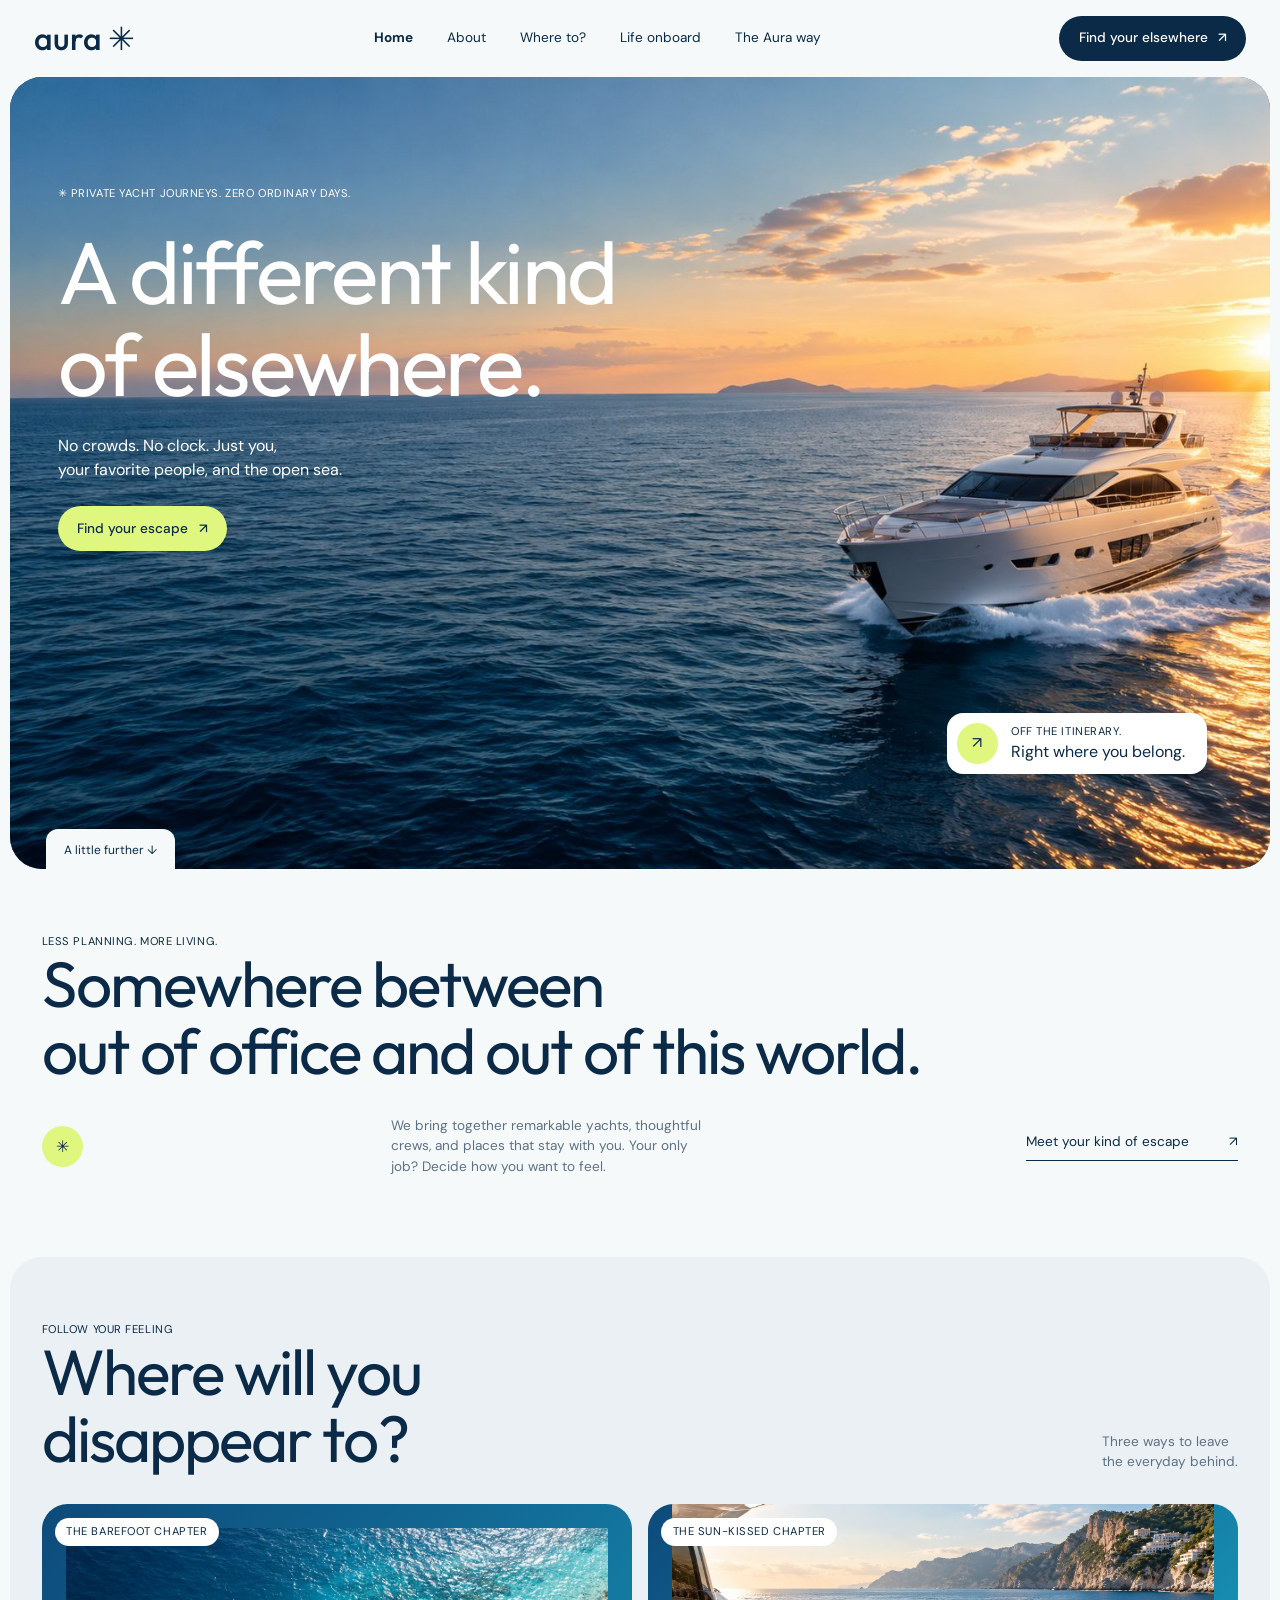
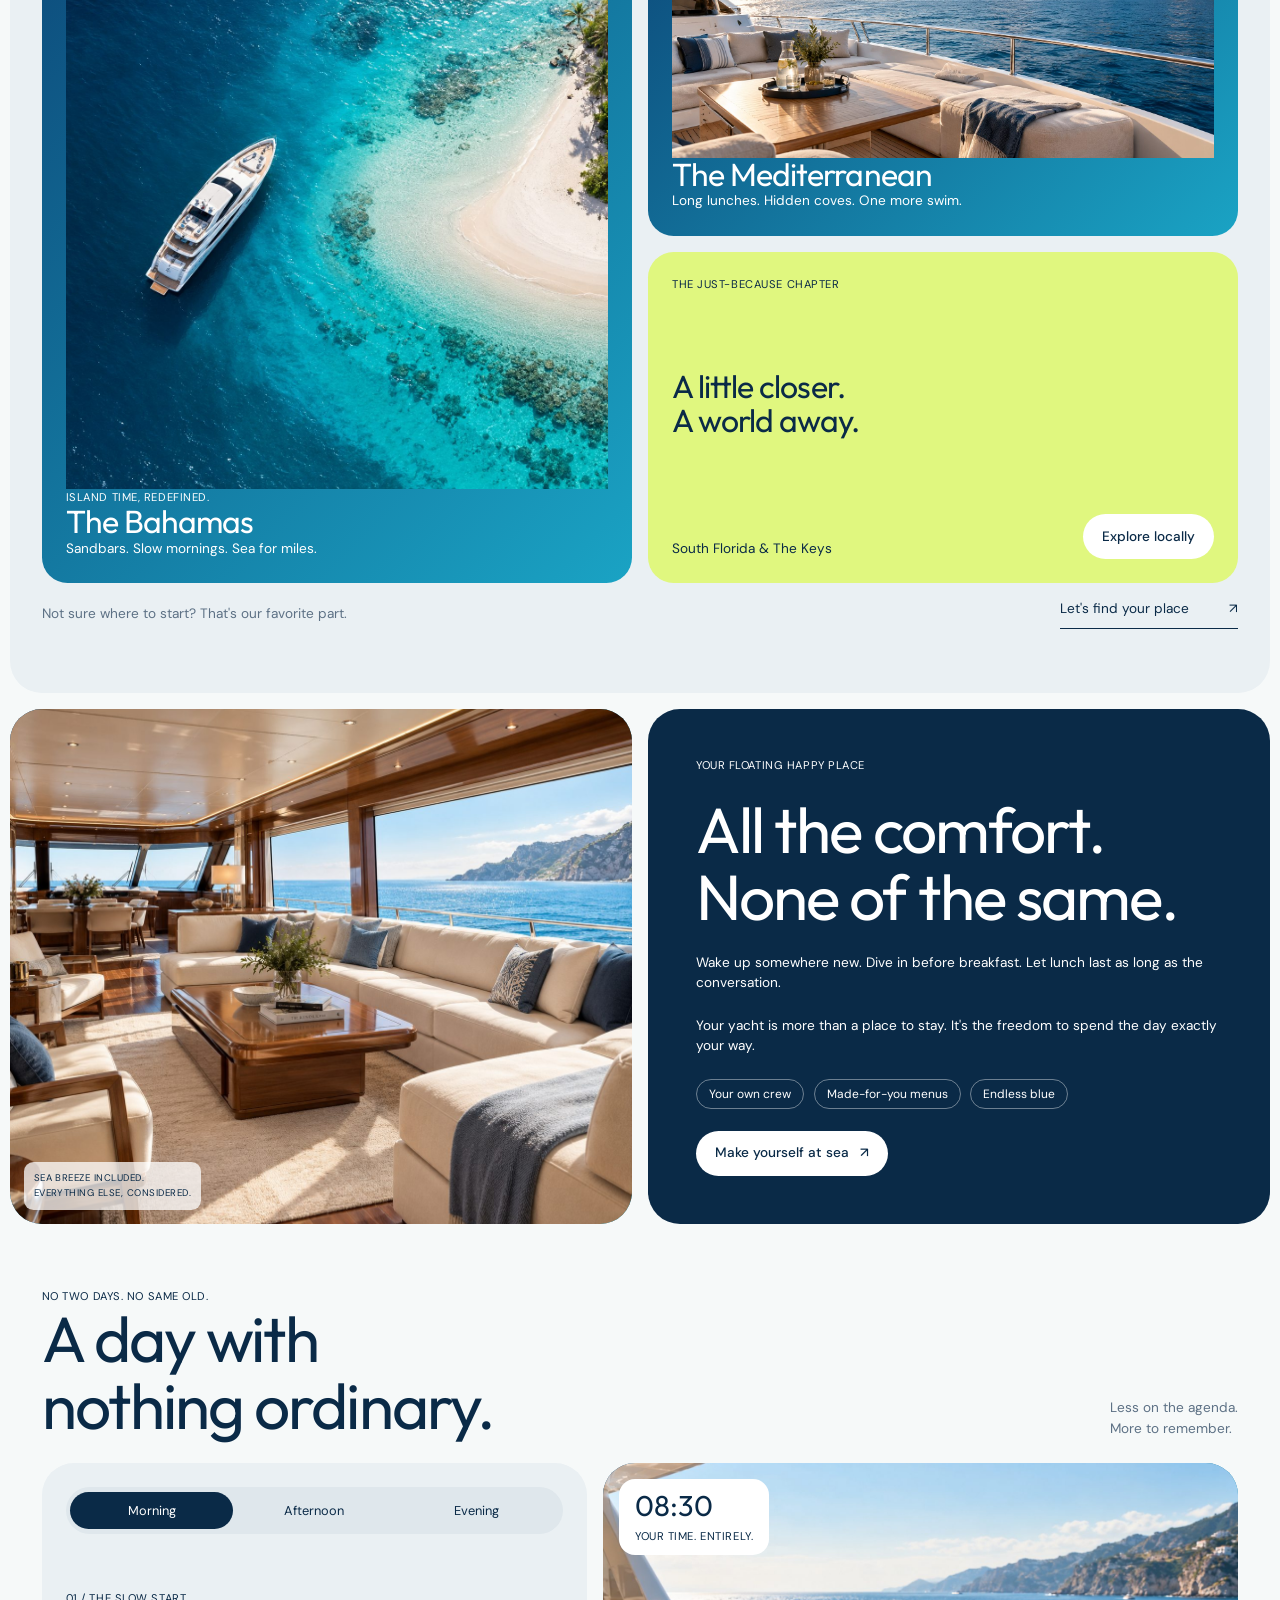
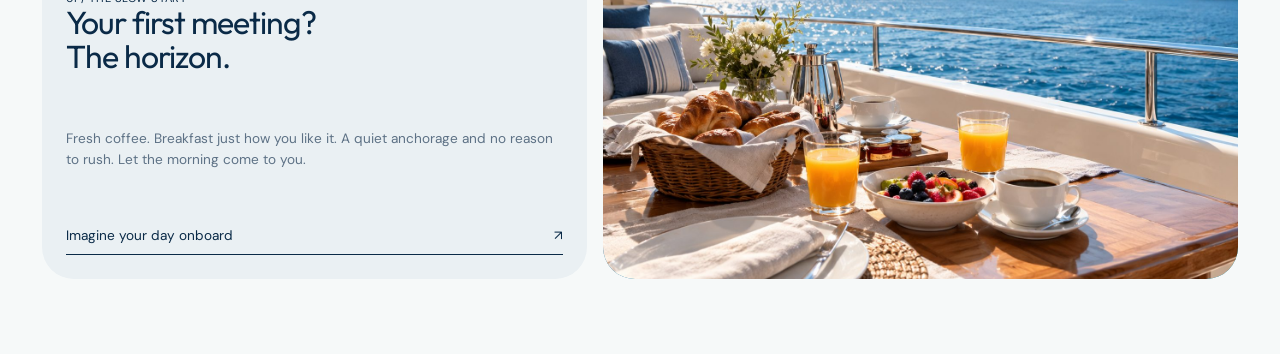
<file: index.html>
<!doctype html>
<html>
  <head>
    <meta charset="utf-8" />
    <meta http-equiv="refresh" content="0; url=home/index.html" />
    <title>Aura</title>
  </head>
  <body>
    <a href="home/index.html">Go to Aura</a>
  </body>
</html>
</file>
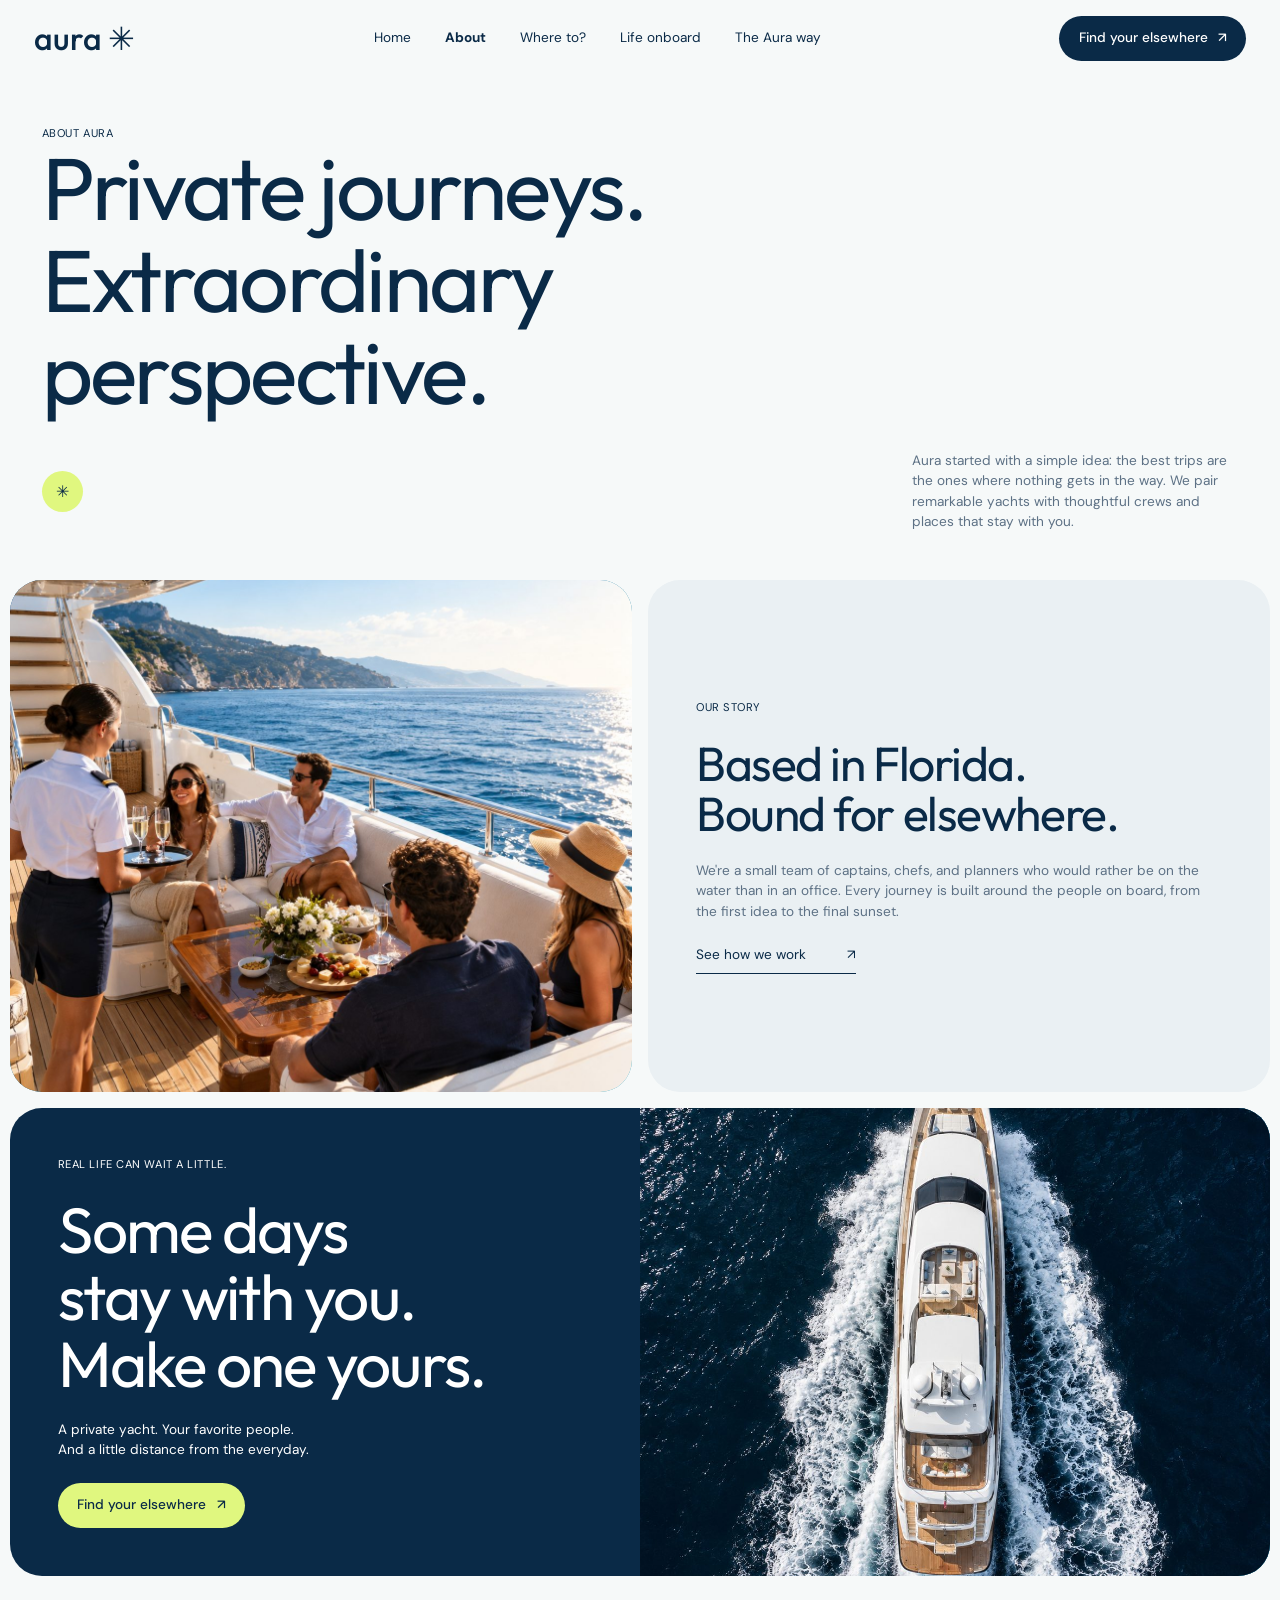
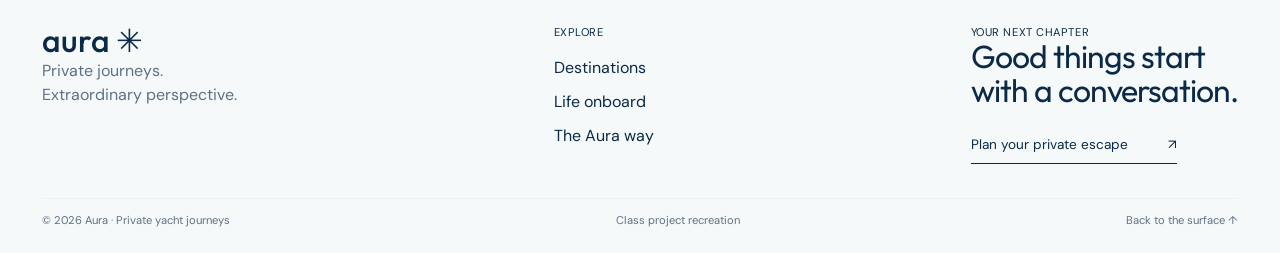
<file: about/index.html>
<!doctype html>
<html lang="en">
  <head>
    <meta charset="utf-8" />
    <meta name="viewport" content="width=device-width, initial-scale=1" />
    <title>About | Aura</title>
    <link rel="stylesheet" href="../css/base.css" />
    <link rel="stylesheet" href="../css/buttons.css" />
    <link rel="stylesheet" href="../css/nav.css" />
    <link rel="stylesheet" href="../css/footer.css" />
    <link rel="stylesheet" href="../css/features.css" />
    <link rel="stylesheet" href="about.css" />
  </head>
  <body id="top">
    <div class="page">
      <header class="nav">
        <a class="logo" href="../home/index.html">aura ✳</a>
        <ul>
          <li><a href="../home/index.html">Home</a></li>
          <li><a href="../about/index.html" class="on">About</a></li>
          <li><a href="../where-to/index.html">Where to?</a></li>
          <li><a href="../life-onboard/index.html">Life onboard</a></li>
          <li><a href="../the-aura-way/index.html">The Aura way</a></li>
        </ul>
        <a class="btn" href="../where-to/index.html"
          >Find your elsewhere <span>↗</span></a
        >
      </header>
      <main>
        <section class="pagehead">
          <p class="label">About Aura</p>
          <h1>Private journeys.<br />Extraordinary perspective.</h1>
          <div class="row intro">
            <span class="icon">✳</span>
            <p class="muted small">
              Aura started with a simple idea: the best trips are the ones where
              nothing gets in the way. We pair remarkable yachts with thoughtful
              crews and places that stay with you.
            </p>
          </div>
        </section>
        <section class="split story">
          <div class="panel ph">
            <img
              onerror="this.style.display = 'none'"
              class="cover"
              src="../images/about/team.jpg"
              alt="The Aura crew on deck"
            />
          </div>
          <div class="panel mist txt">
            <p class="label">Our story</p>
            <h2>Based in Florida.<br />Bound for elsewhere.</h2>
            <p class="muted small">
              We're a small team of captains, chefs, and planners who would
              rather be on the water than in an office. Every journey is built
              around the people on board, from the first idea to the final
              sunset.
            </p>
            <a class="link" href="../the-aura-way/index.html"
              >See how we work <span>↗</span></a
            >
          </div>
        </section>
        <section class="cta panel navy">
          <div class="txt">
            <p class="label">Real life can wait a little.</p>
            <h2>Some days<br />stay with you.<br />Make one yours.</h2>
            <p class="small">
              A private yacht. Your favorite people.<br />And a little distance
              from the everyday.
            </p>
            <a class="btn lime" href="../where-to/index.html"
              >Find your elsewhere <span>↗</span></a
            >
          </div>
          <div class="pic ph">
            <img
              onerror="this.style.display = 'none'"
              class="cover"
              src="../images/about/aerial.jpg"
              alt="Aerial view of a yacht and its wake"
            />
          </div>
        </section>
      </main>
      <footer class="footer">
        <div class="row">
          <div>
            <a class="logo" href="../home/index.html">aura ✳</a>
            <p class="muted">
              Private journeys.<br />Extraordinary perspective.
            </p>
          </div>
          <div>
            <p class="label">Explore</p>
            <ul>
              <li><a href="../where-to/index.html">Destinations</a></li>
              <li><a href="../life-onboard/index.html">Life onboard</a></li>
              <li><a href="../the-aura-way/index.html">The Aura way</a></li>
            </ul>
          </div>
          <div>
            <p class="label">Your next chapter</p>
            <h3>Good things start<br />with a conversation.</h3>
            <br /><a class="link" href="../about/index.html"
              >Plan your private escape <span>↗</span></a
            >
          </div>
        </div>
        <div class="bar muted">
          <span>© 2026 Aura · Private yacht journeys</span
          ><span>Class project recreation</span
          ><a href="#top">Back to the surface ↑</a>
        </div>
      </footer>
    </div>
  </body>
</html>
</file>
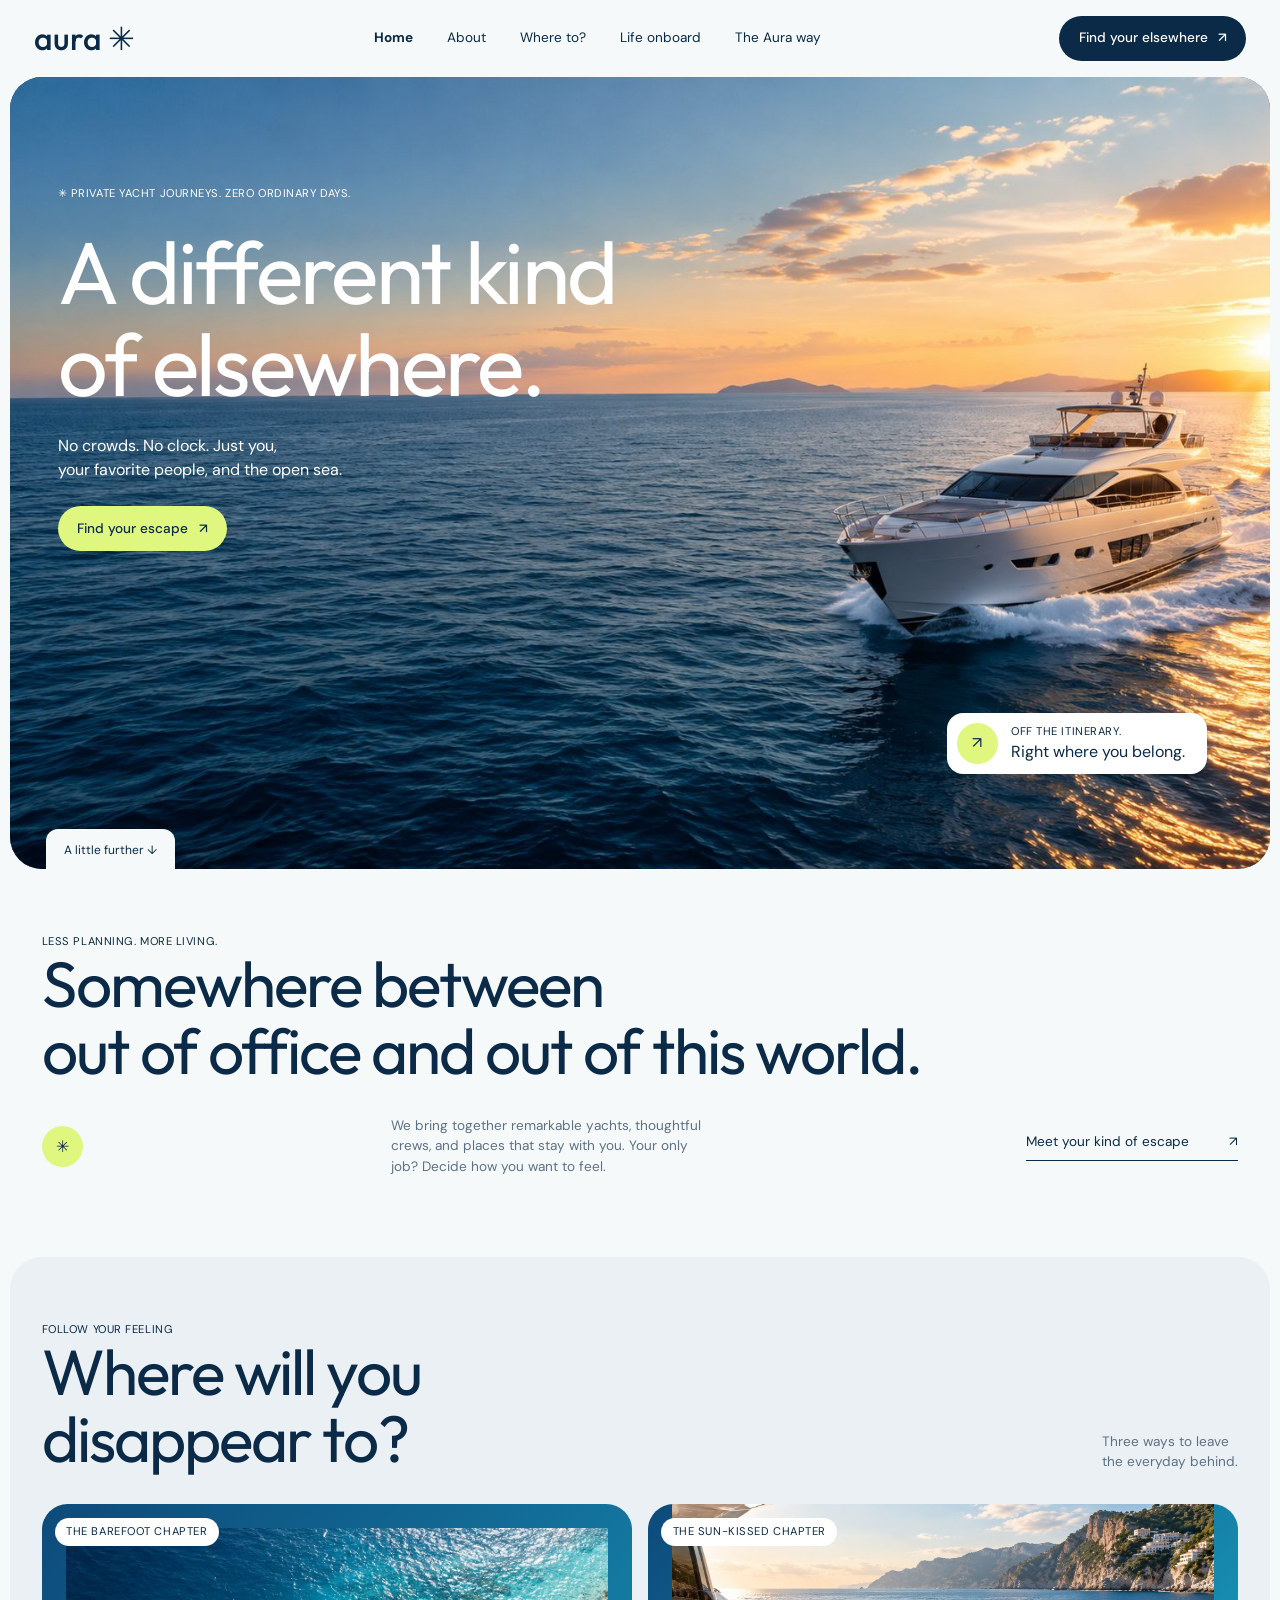
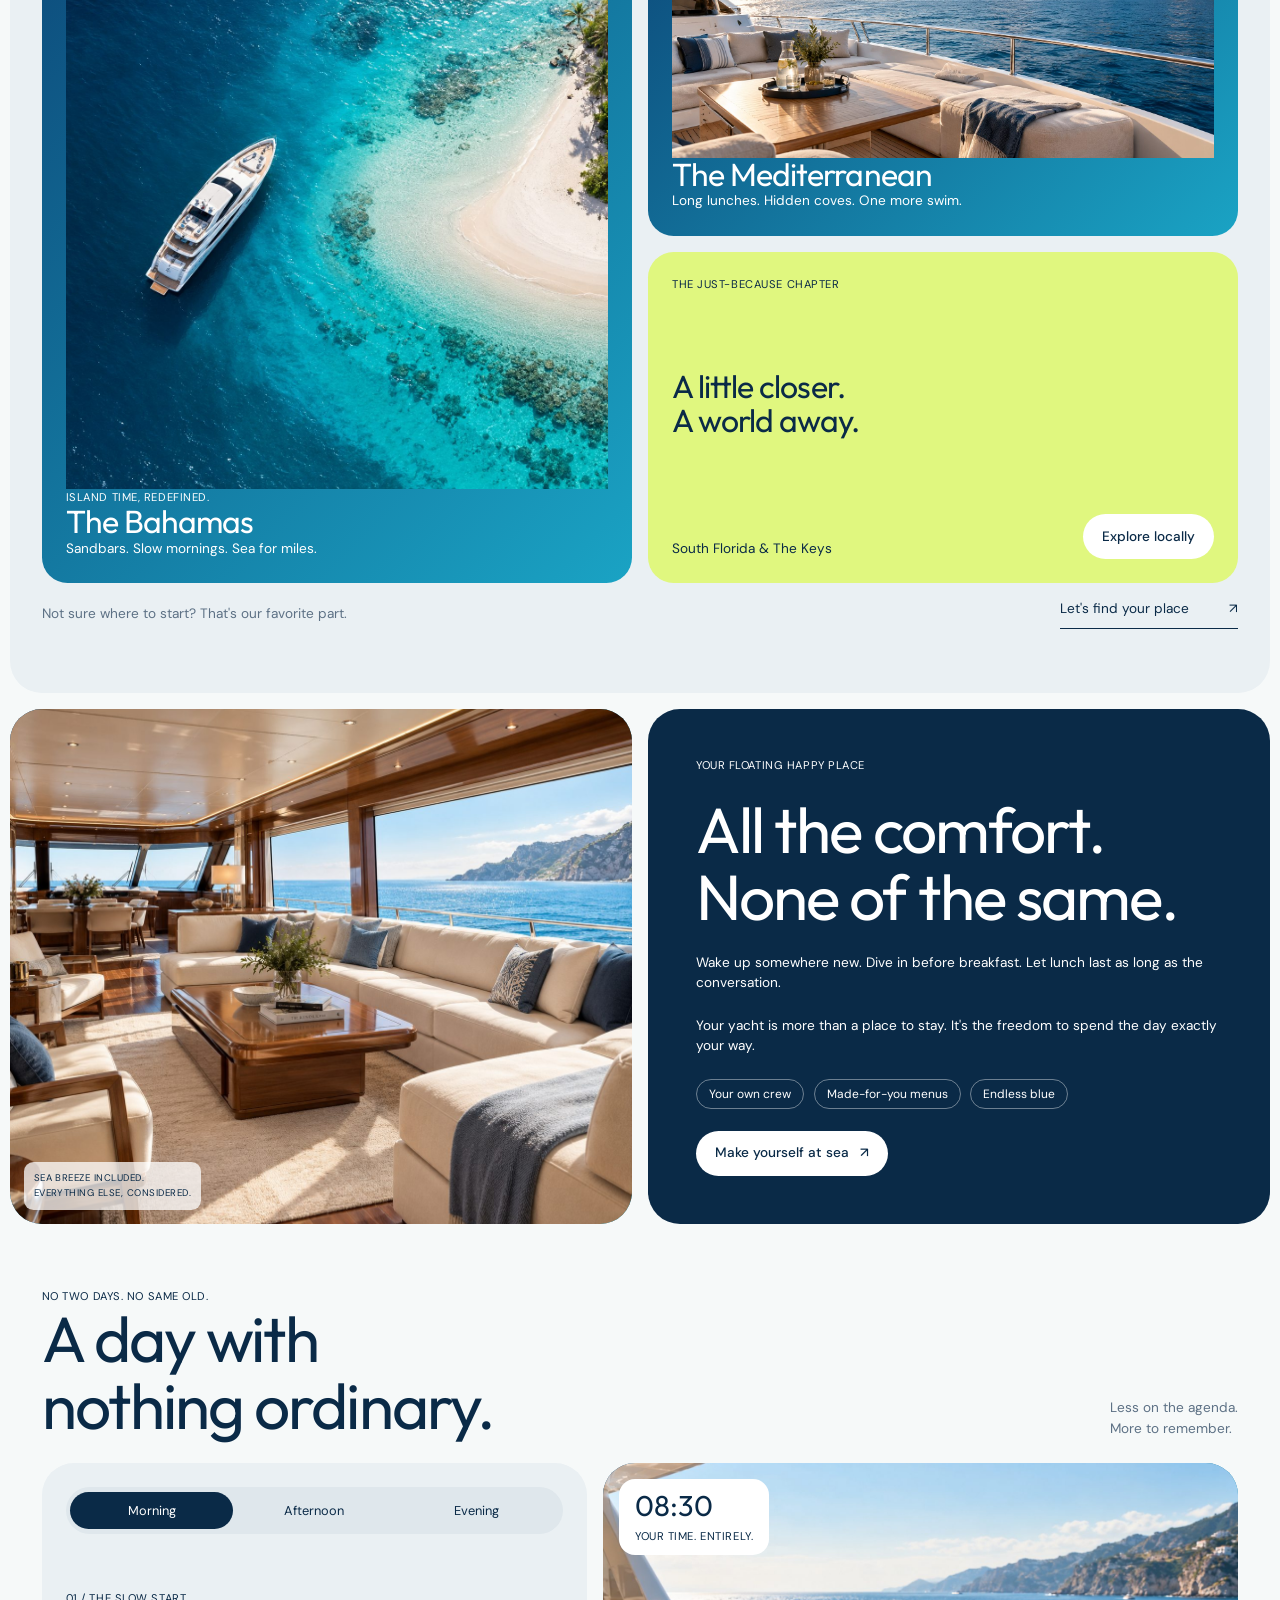
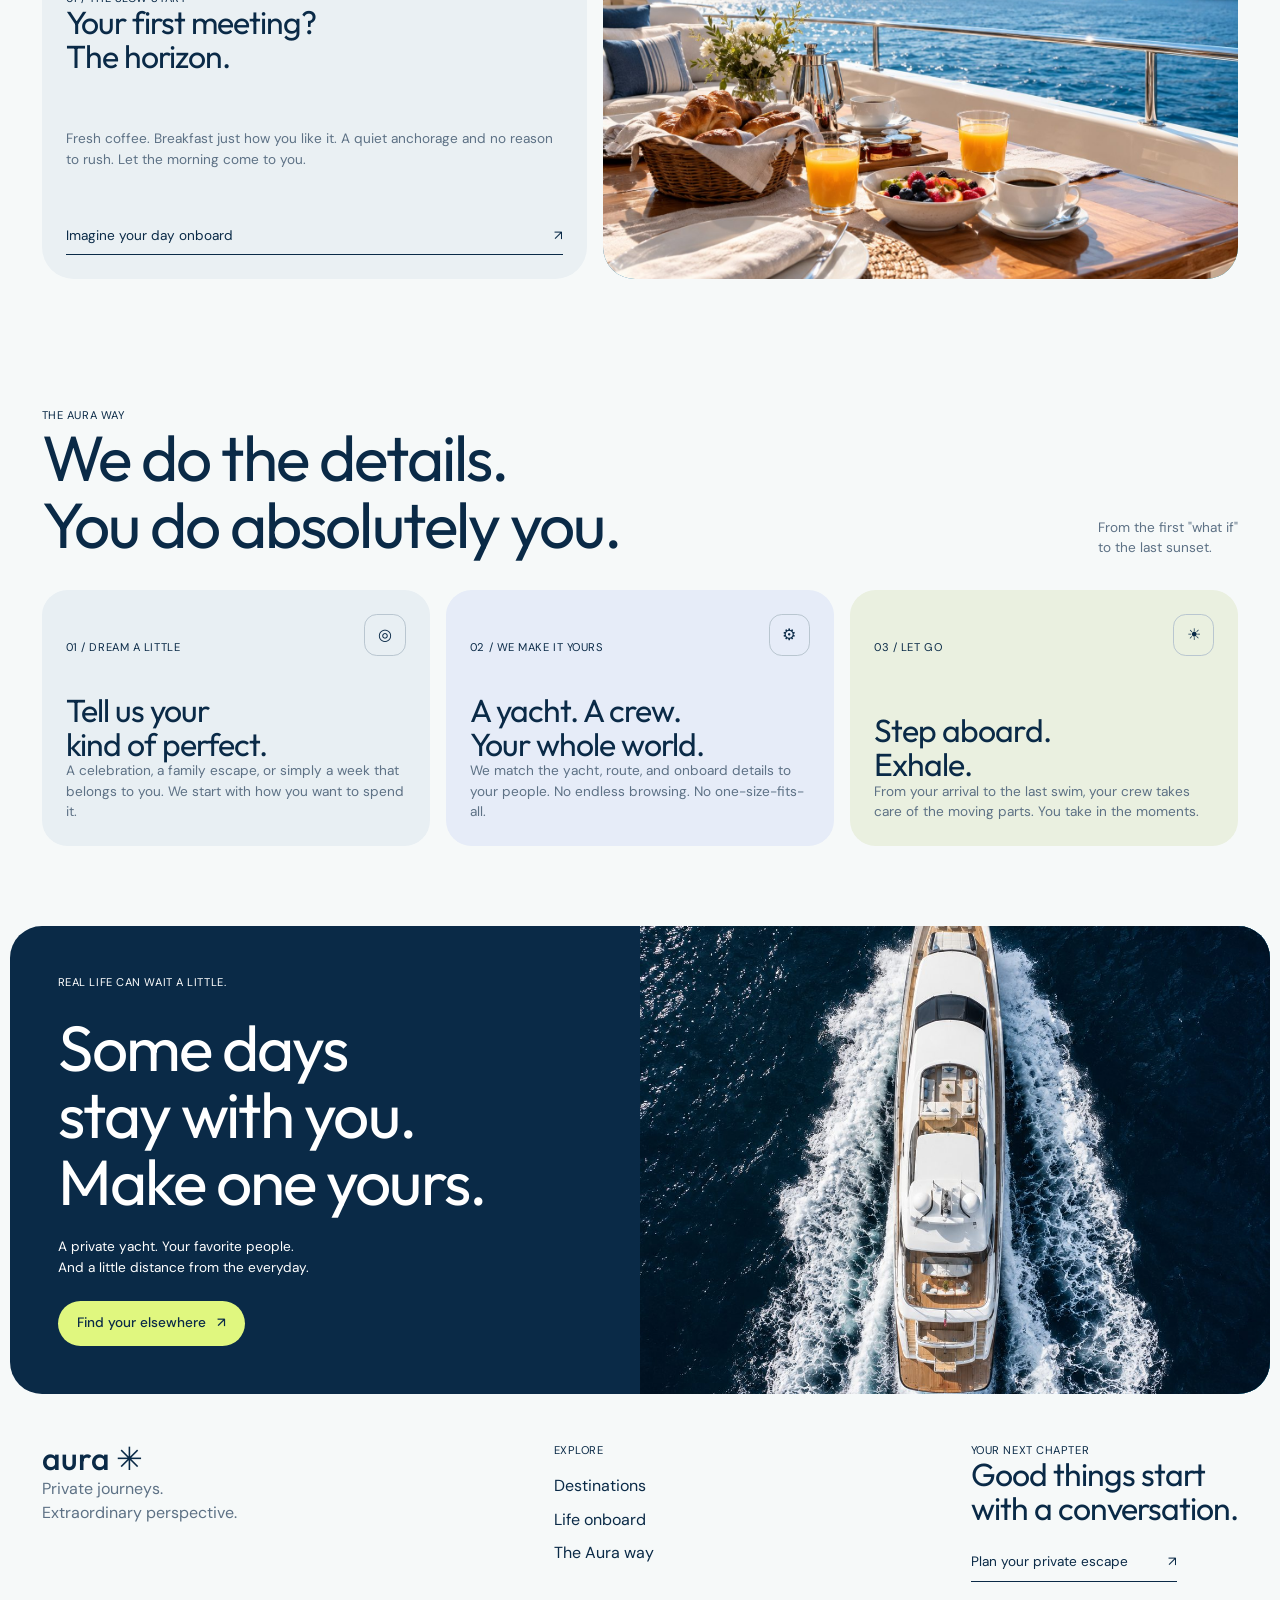
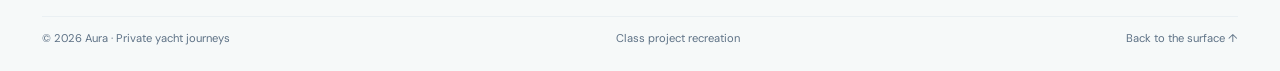
<file: home/index.html>
<!doctype html>
<html lang="en">
  <head>
    <meta charset="utf-8" />
    <meta name="viewport" content="width=device-width, initial-scale=1" />
    <title>Home | Aura</title>
    <link rel="stylesheet" href="../css/base.css" />
    <link rel="stylesheet" href="../css/buttons.css" />
    <link rel="stylesheet" href="../css/nav.css" />
    <link rel="stylesheet" href="../css/footer.css" />
    <link rel="stylesheet" href="../css/destinations.css" />
    <link rel="stylesheet" href="../css/features.css" />
    <link rel="stylesheet" href="home.css" />
  </head>
  <body id="top">
    <div class="page">
      <header class="nav">
        <a class="logo" href="../home/index.html">aura ✳</a>
        <ul>
          <li><a href="../home/index.html" class="on">Home</a></li>
          <li><a href="../about/index.html">About</a></li>
          <li><a href="../where-to/index.html">Where to?</a></li>
          <li><a href="../life-onboard/index.html">Life onboard</a></li>
          <li><a href="../the-aura-way/index.html">The Aura way</a></li>
        </ul>
        <a class="btn" href="../where-to/index.html"
          >Find your elsewhere <span>↗</span></a
        >
      </header>
      <main>
        <section class="hero panel ph">
          <img
            onerror="this.style.display = 'none'"
            class="cover"
            src="../images/home/hero.jpg"
            alt="Luxury yacht cruising across deep blue sea"
          />
          <div class="hero-text">
            <p class="label">✳ Private yacht journeys. Zero ordinary days.</p>
            <h1>A different kind<br />of elsewhere.</h1>
            <p>
              No crowds. No clock. Just you,<br />your favorite people, and the
              open sea.
            </p>
            <a class="btn lime" href="../where-to/index.html"
              >Find your escape <span>↗</span></a
            >
          </div>
          <div class="float">
            <span class="icon">↗</span>
            <div>
              <p class="label">Off the itinerary.</p>
              <p>Right where you belong.</p>
            </div>
          </div>
          <a class="more" href="#intro">A little further ↓</a>
        </section>
        <section class="section" id="intro">
          <p class="label">Less planning. More living.</p>
          <h2>Somewhere between<br />out of office and out of this world.</h2>
          <div class="row intro">
            <span class="icon">✳</span>
            <p class="muted small">
              We bring together remarkable yachts, thoughtful crews, and places
              that stay with you. Your only job? Decide how you want to feel.
            </p>
            <a class="link" href="../where-to/index.html"
              >Meet your kind of escape <span>↗</span></a
            >
          </div>
        </section>
        <section class="disappear section mist panel">
          <p class="label">Follow your feeling</p>
          <div class="row spread">
            <h2>Where will you<br />disappear to?</h2>
            <p class="muted small">
              Three ways to leave<br />the everyday behind.
            </p>
          </div>
          <div class="dest">
            <article class="card big ph">
              <img
                onerror="this.style.display = 'none'"
                class="cover"
                src="../images/home/bahamas.jpg"
                alt="Yacht anchored off a Bahamas sandbar"
              /><span class="tag label">The barefoot chapter</span>
              <div>
                <p class="label">Island time, redefined.</p>
                <h3>The Bahamas</h3>
                <p class="small">Sandbars. Slow mornings. Sea for miles.</p>
              </div>
            </article>
            <div class="stack">
              <article class="card ph">
                <img
                  class="cover"
                  src="../images/home/mediterranean.jpg"
                  alt="Yacht deck lounge above the Mediterranean"
                /><span class="tag label">The sun-kissed chapter</span>
                <div>
                  <h3>The Mediterranean</h3>
                  <p class="small">
                    Long lunches. Hidden coves. One more swim.
                  </p>
                </div>
              </article>
              <article class="card lime">
                <span class="label">The just-because chapter</span>
                <h3>A little closer.<br />A world away.</h3>
                <div class="row spread">
                  <p class="small">South Florida &amp; The Keys</p>
                  <a class="btn white" href="../where-to/index.html"
                    >Explore locally</a
                  >
                </div>
              </article>
            </div>
          </div>
          <div class="row spread foot">
            <p class="muted small">
              Not sure where to start? That's our favorite part.
            </p>
            <a class="link" href="../where-to/index.html"
              >Let's find your place <span>↗</span></a
            >
          </div>
        </section>
        <section class="split">
          <div class="panel ph">
            <img
              onerror="this.style.display = 'none'"
              class="cover"
              src="../images/home/interior.jpg"
              alt="Yacht lounge with sea views"
            />
            <p class="note label">
              Sea breeze included.<br />Everything else, considered.
            </p>
          </div>
          <div class="panel navy txt">
            <p class="label">Your floating happy place</p>
            <h2>All the comfort.<br />None of the same.</h2>
            <p class="small">
              Wake up somewhere new. Dive in before breakfast. Let lunch last as
              long as the conversation.
            </p>
            <p class="small">
              Your yacht is more than a place to stay. It's the freedom to spend
              the day exactly your way.
            </p>
            <div class="row pills">
              <span>Your own crew</span><span>Made-for-you menus</span
              ><span>Endless blue</span>
            </div>
            <a class="btn white" href="../life-onboard/index.html"
              >Make yourself at sea <span>↗</span></a
            >
          </div>
        </section>
        <section class="section">
          <p class="label">No two days. No same old.</p>
          <div class="row spread">
            <h2>A day with<br />nothing ordinary.</h2>
            <p class="muted small">
              Less on the agenda.<br />More to remember.
            </p>
          </div>
          <br />
          <div class="row">
            <div class="daytext panel mist">
              <div class="tabs">
                <button class="on" data-i="0">Morning</button
                ><button data-i="1">Afternoon</button
                ><button data-i="2">Evening</button>
              </div>
              <div>
                <p class="label" id="d-kick">01 / The slow start</p>
                <h3 id="d-title">Your first meeting?<br />The horizon.</h3>
              </div>
              <p class="muted small" id="d-body">
                Fresh coffee. Breakfast just how you like it. A quiet anchorage
                and no reason to rush. Let the morning come to you.
              </p>
              <a class="link" href="../life-onboard/index.html"
                >Imagine your day onboard <span>↗</span></a
              >
            </div>
            <div class="dayimg panel ph">
              <img
                onerror="this.style.display = 'none'"
                id="d-img"
                class="cover"
                src="../images/home/morning.jpg"
                alt="Breakfast on deck"
              /><span class="clock"
                ><b id="d-time">08:30</b
                ><small class="label">Your time. Entirely.</small></span
              >
            </div>
          </div>
        </section>
        <section class="section">
          <p class="label">The Aura way</p>
          <div class="row spread">
            <h2>We do the details.<br />You do absolutely you.</h2>
            <p class="muted small">
              From the first "what if"<br />to the last sunset.
            </p>
          </div>
          <div class="steps">
            <article>
              <div class="row spread">
                <span class="label">01 / Dream a little</span
                ><span class="icon o">◎</span>
              </div>
              <div>
                <h3>Tell us your<br />kind of perfect.</h3>
                <p class="muted small">
                  A celebration, a family escape, or simply a week that belongs
                  to you. We start with how you want to spend it.
                </p>
              </div>
            </article>
            <article>
              <div class="row spread">
                <span class="label">02 / We make it yours</span
                ><span class="icon o">⚙</span>
              </div>
              <div>
                <h3>A yacht. A crew.<br />Your whole world.</h3>
                <p class="muted small">
                  We match the yacht, route, and onboard details to your people.
                  No endless browsing. No one-size-fits-all.
                </p>
              </div>
            </article>
            <article>
              <div class="row spread">
                <span class="label">03 / Let go</span
                ><span class="icon o">☀</span>
              </div>
              <div>
                <h3>Step aboard.<br />Exhale.</h3>
                <p class="muted small">
                  From your arrival to the last swim, your crew takes care of
                  the moving parts. You take in the moments.
                </p>
              </div>
            </article>
          </div>
        </section>
        <section class="cta panel navy">
          <div class="txt">
            <p class="label">Real life can wait a little.</p>
            <h2>Some days<br />stay with you.<br />Make one yours.</h2>
            <p class="small">
              A private yacht. Your favorite people.<br />And a little distance
              from the everyday.
            </p>
            <a class="btn lime" href="../where-to/index.html"
              >Find your elsewhere <span>↗</span></a
            >
          </div>
          <div class="pic ph">
            <img
              onerror="this.style.display = 'none'"
              class="cover"
              src="../images/home/aerial.jpg"
              alt="Aerial view of a yacht and its wake"
            />
          </div>
        </section>
      </main>
      <footer class="footer">
        <div class="row">
          <div>
            <a class="logo" href="../home/index.html">aura ✳</a>
            <p class="muted">
              Private journeys.<br />Extraordinary perspective.
            </p>
          </div>
          <div>
            <p class="label">Explore</p>
            <ul>
              <li><a href="../where-to/index.html">Destinations</a></li>
              <li><a href="../life-onboard/index.html">Life onboard</a></li>
              <li><a href="../the-aura-way/index.html">The Aura way</a></li>
            </ul>
          </div>
          <div>
            <p class="label">Your next chapter</p>
            <h3>Good things start<br />with a conversation.</h3>
            <br /><a class="link" href="../about/index.html"
              >Plan your private escape <span>↗</span></a
            >
          </div>
        </div>
        <div class="bar muted">
          <span>© 2026 Aura · Private yacht journeys</span
          ><span>Class project recreation</span
          ><a href="#top">Back to the surface ↑</a>
        </div>
      </footer>
    </div>
    <script src="../js/tabs.js"></script>
  </body>
</html>
</file>
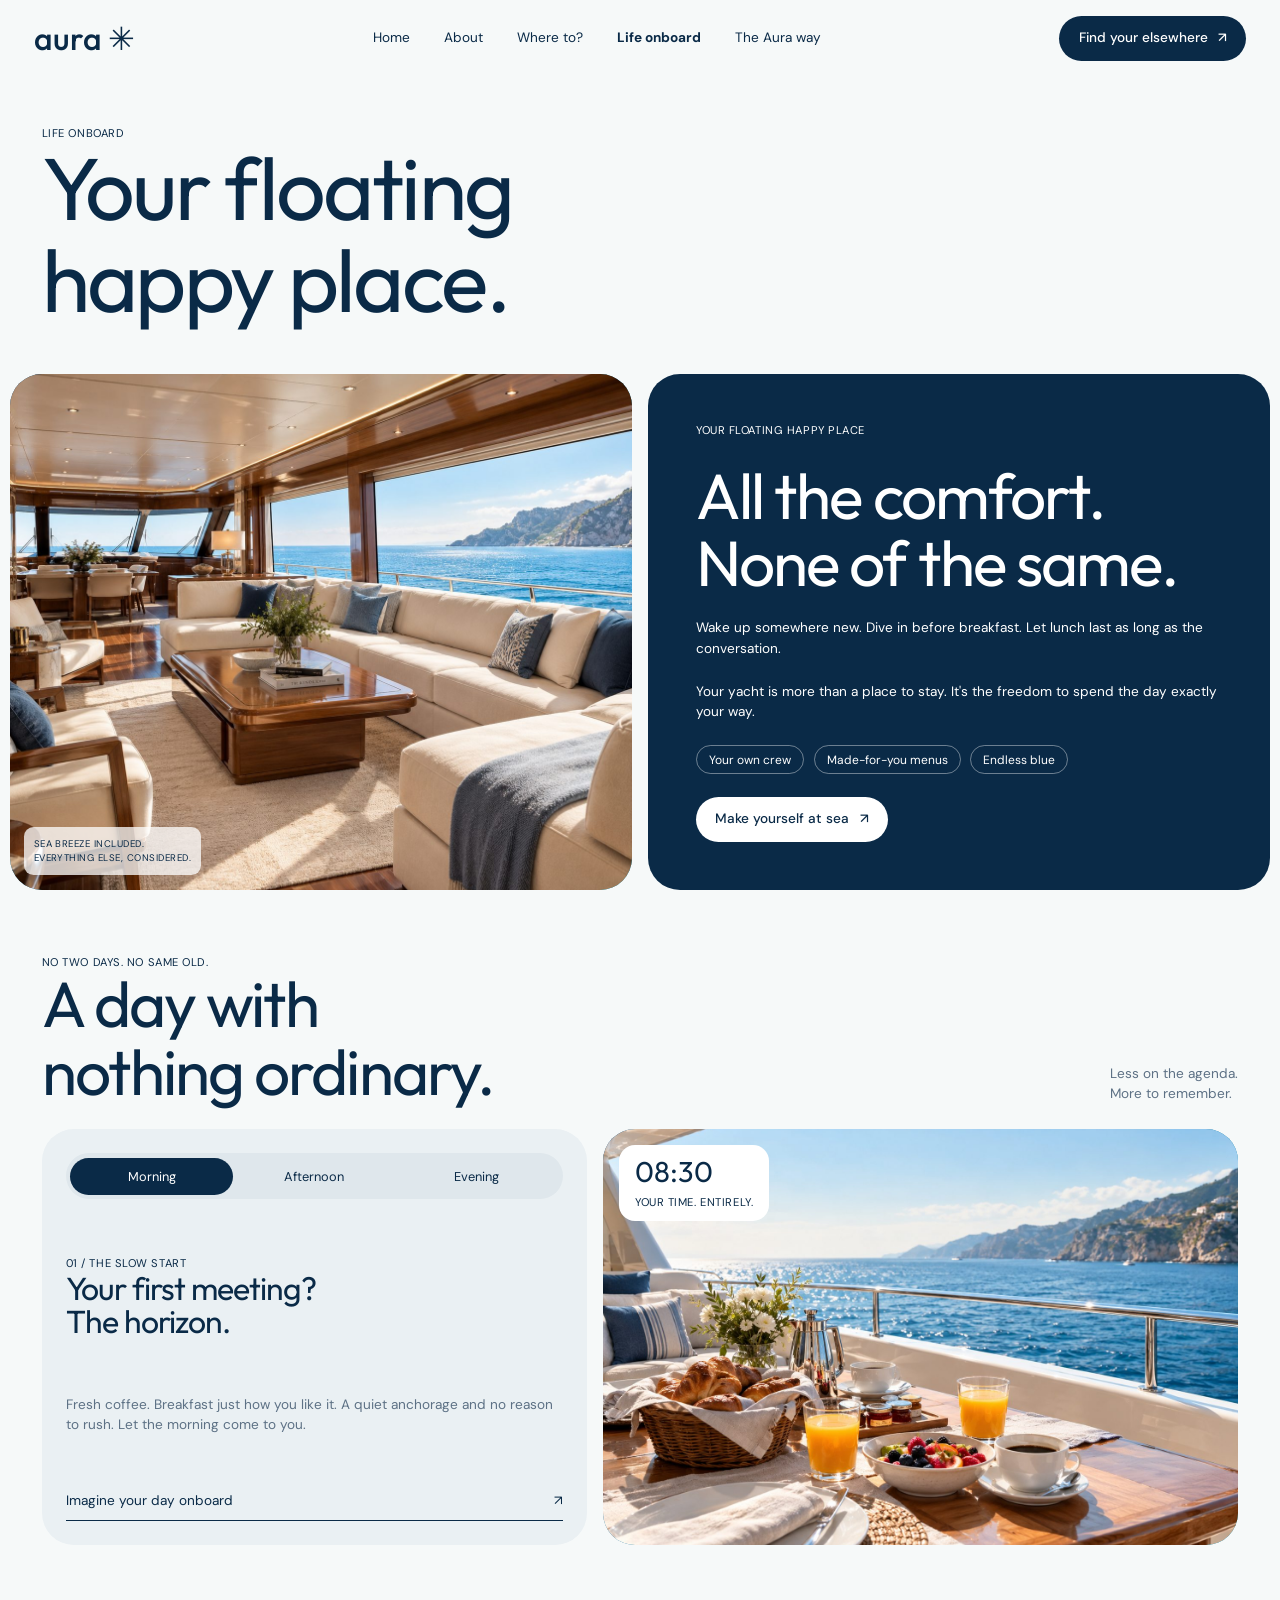
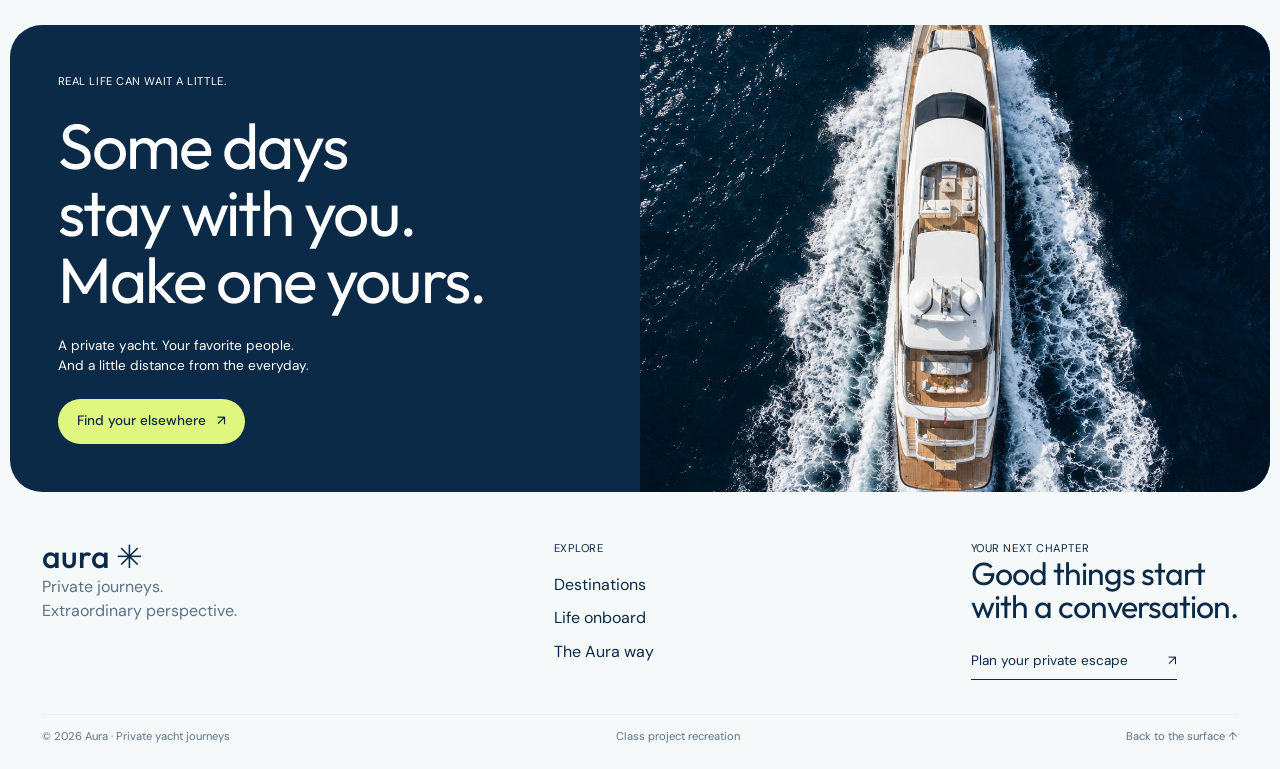
<file: life-onboard/index.html>
<!doctype html>
<html lang="en">
  <head>
    <meta charset="utf-8" />
    <meta name="viewport" content="width=device-width, initial-scale=1" />
    <title>Life onboard | Aura</title>
    <link rel="stylesheet" href="../css/base.css" />
    <link rel="stylesheet" href="../css/buttons.css" />
    <link rel="stylesheet" href="../css/nav.css" />
    <link rel="stylesheet" href="../css/footer.css" />
    <link rel="stylesheet" href="../css/features.css" />
    <link rel="stylesheet" href="life-onboard.css" />
  </head>
  <body id="top">
    <div class="page">
      <header class="nav">
        <a class="logo" href="../home/index.html">aura ✳</a>
        <ul>
          <li><a href="../home/index.html">Home</a></li>
          <li><a href="../about/index.html">About</a></li>
          <li><a href="../where-to/index.html">Where to?</a></li>
          <li>
            <a href="../life-onboard/index.html" class="on">Life onboard</a>
          </li>
          <li><a href="../the-aura-way/index.html">The Aura way</a></li>
        </ul>
        <a class="btn" href="../where-to/index.html"
          >Find your elsewhere <span>↗</span></a
        >
      </header>
      <main>
        <section class="pagehead">
          <p class="label">Life onboard</p>
          <h1>Your floating<br />happy place.</h1>
        </section>
        <section class="split">
          <div class="panel ph">
            <img
              onerror="this.style.display = 'none'"
              class="cover"
              src="../images/life-onboard/interior.jpg"
              alt="Yacht lounge with sea views"
            />
            <p class="note label">
              Sea breeze included.<br />Everything else, considered.
            </p>
          </div>
          <div class="panel navy txt">
            <p class="label">Your floating happy place</p>
            <h2>All the comfort.<br />None of the same.</h2>
            <p class="small">
              Wake up somewhere new. Dive in before breakfast. Let lunch last as
              long as the conversation.
            </p>
            <p class="small">
              Your yacht is more than a place to stay. It's the freedom to spend
              the day exactly your way.
            </p>
            <div class="row pills">
              <span>Your own crew</span><span>Made-for-you menus</span
              ><span>Endless blue</span>
            </div>
            <a class="btn white" href="../life-onboard/index.html"
              >Make yourself at sea <span>↗</span></a
            >
          </div>
        </section>
        <section class="section">
          <p class="label">No two days. No same old.</p>
          <div class="row spread">
            <h2>A day with<br />nothing ordinary.</h2>
            <p class="muted small">
              Less on the agenda.<br />More to remember.
            </p>
          </div>
          <br />
          <div class="row">
            <div class="daytext panel mist">
              <div class="tabs">
                <button class="on" data-i="0">Morning</button
                ><button data-i="1">Afternoon</button
                ><button data-i="2">Evening</button>
              </div>
              <div>
                <p class="label" id="d-kick">01 / The slow start</p>
                <h3 id="d-title">Your first meeting?<br />The horizon.</h3>
              </div>
              <p class="muted small" id="d-body">
                Fresh coffee. Breakfast just how you like it. A quiet anchorage
                and no reason to rush. Let the morning come to you.
              </p>
              <a class="link" href="../life-onboard/index.html"
                >Imagine your day onboard <span>↗</span></a
              >
            </div>
            <div class="dayimg panel ph">
              <img
                onerror="this.style.display = 'none'"
                id="d-img"
                class="cover"
                src="../images/life-onboard/morning.jpg"
                alt="Breakfast on deck"
              /><span class="clock"
                ><b id="d-time">08:30</b
                ><small class="label">Your time. Entirely.</small></span
              >
            </div>
          </div>
        </section>
        <section class="cta panel navy">
          <div class="txt">
            <p class="label">Real life can wait a little.</p>
            <h2>Some days<br />stay with you.<br />Make one yours.</h2>
            <p class="small">
              A private yacht. Your favorite people.<br />And a little distance
              from the everyday.
            </p>
            <a class="btn lime" href="../where-to/index.html"
              >Find your elsewhere <span>↗</span></a
            >
          </div>
          <div class="pic ph">
            <img
              onerror="this.style.display = 'none'"
              class="cover"
              src="../images/life-onboard/aerial.jpg"
              alt="Aerial view of a yacht and its wake"
            />
          </div>
        </section>
      </main>
      <footer class="footer">
        <div class="row">
          <div>
            <a class="logo" href="../home/index.html">aura ✳</a>
            <p class="muted">
              Private journeys.<br />Extraordinary perspective.
            </p>
          </div>
          <div>
            <p class="label">Explore</p>
            <ul>
              <li><a href="../where-to/index.html">Destinations</a></li>
              <li><a href="../life-onboard/index.html">Life onboard</a></li>
              <li><a href="../the-aura-way/index.html">The Aura way</a></li>
            </ul>
          </div>
          <div>
            <p class="label">Your next chapter</p>
            <h3>Good things start<br />with a conversation.</h3>
            <br /><a class="link" href="../about/index.html"
              >Plan your private escape <span>↗</span></a
            >
          </div>
        </div>
        <div class="bar muted">
          <span>© 2026 Aura · Private yacht journeys</span
          ><span>Class project recreation</span
          ><a href="#top">Back to the surface ↑</a>
        </div>
      </footer>
    </div>
    <script src="../js/tabs.js"></script>
  </body>
</html>
</file>
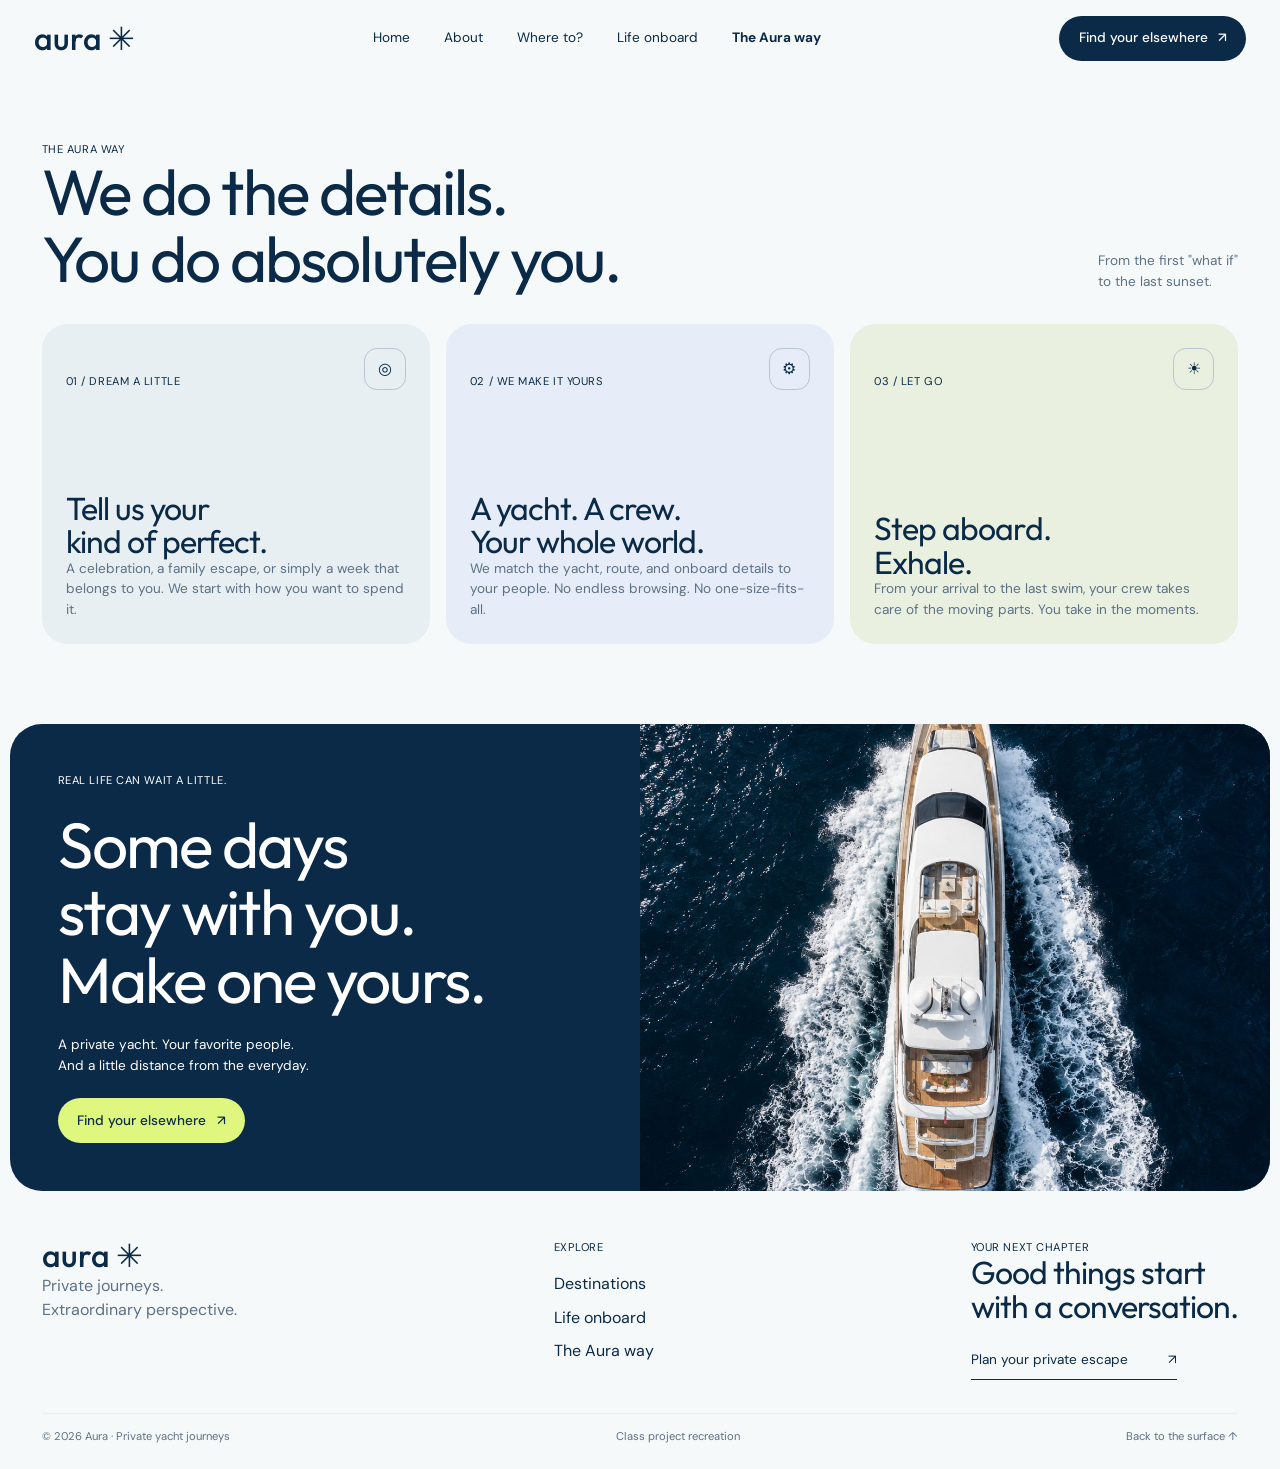
<file: the-aura-way/index.html>
<!doctype html>
<html lang="en">
  <head>
    <meta charset="utf-8" />
    <meta name="viewport" content="width=device-width, initial-scale=1" />
    <title>The Aura way | Aura</title>
    <link rel="stylesheet" href="../css/base.css" />
    <link rel="stylesheet" href="../css/buttons.css" />
    <link rel="stylesheet" href="../css/nav.css" />
    <link rel="stylesheet" href="../css/footer.css" />
    <link rel="stylesheet" href="../css/features.css" />
    <link rel="stylesheet" href="the-aura-way.css" />
  </head>
  <body id="top">
    <div class="page">
      <header class="nav">
        <a class="logo" href="../home/index.html">aura ✳</a>
        <ul>
          <li><a href="../home/index.html">Home</a></li>
          <li><a href="../about/index.html">About</a></li>
          <li><a href="../where-to/index.html">Where to?</a></li>
          <li><a href="../life-onboard/index.html">Life onboard</a></li>
          <li>
            <a href="../the-aura-way/index.html" class="on">The Aura way</a>
          </li>
        </ul>
        <a class="btn" href="../where-to/index.html"
          >Find your elsewhere <span>↗</span></a
        >
      </header>
      <main>
        <section class="section">
          <p class="label">The Aura way</p>
          <div class="row spread">
            <h2>We do the details.<br />You do absolutely you.</h2>
            <p class="muted small">
              From the first "what if"<br />to the last sunset.
            </p>
          </div>
          <div class="steps">
            <article>
              <div class="row spread">
                <span class="label">01 / Dream a little</span
                ><span class="icon o">◎</span>
              </div>
              <div>
                <h3>Tell us your<br />kind of perfect.</h3>
                <p class="muted small">
                  A celebration, a family escape, or simply a week that belongs
                  to you. We start with how you want to spend it.
                </p>
              </div>
            </article>
            <article>
              <div class="row spread">
                <span class="label">02 / We make it yours</span
                ><span class="icon o">⚙</span>
              </div>
              <div>
                <h3>A yacht. A crew.<br />Your whole world.</h3>
                <p class="muted small">
                  We match the yacht, route, and onboard details to your people.
                  No endless browsing. No one-size-fits-all.
                </p>
              </div>
            </article>
            <article>
              <div class="row spread">
                <span class="label">03 / Let go</span
                ><span class="icon o">☀</span>
              </div>
              <div>
                <h3>Step aboard.<br />Exhale.</h3>
                <p class="muted small">
                  From your arrival to the last swim, your crew takes care of
                  the moving parts. You take in the moments.
                </p>
              </div>
            </article>
          </div>
        </section>
        <section class="cta panel navy">
          <div class="txt">
            <p class="label">Real life can wait a little.</p>
            <h2>Some days<br />stay with you.<br />Make one yours.</h2>
            <p class="small">
              A private yacht. Your favorite people.<br />And a little distance
              from the everyday.
            </p>
            <a class="btn lime" href="../where-to/index.html"
              >Find your elsewhere <span>↗</span></a
            >
          </div>
          <div class="pic ph">
            <img
              onerror="this.style.display = 'none'"
              class="cover"
              src="../images/the-aura-way/aerial.jpg"
              alt="Aerial view of a yacht and its wake"
            />
          </div>
        </section>
      </main>
      <footer class="footer">
        <div class="row">
          <div>
            <a class="logo" href="../home/index.html">aura ✳</a>
            <p class="muted">
              Private journeys.<br />Extraordinary perspective.
            </p>
          </div>
          <div>
            <p class="label">Explore</p>
            <ul>
              <li><a href="../where-to/index.html">Destinations</a></li>
              <li><a href="../life-onboard/index.html">Life onboard</a></li>
              <li><a href="../the-aura-way/index.html">The Aura way</a></li>
            </ul>
          </div>
          <div>
            <p class="label">Your next chapter</p>
            <h3>Good things start<br />with a conversation.</h3>
            <br /><a class="link" href="../about/index.html"
              >Plan your private escape <span>↗</span></a
            >
          </div>
        </div>
        <div class="bar muted">
          <span>© 2026 Aura · Private yacht journeys</span
          ><span>Class project recreation</span
          ><a href="#top">Back to the surface ↑</a>
        </div>
      </footer>
    </div>
  </body>
</html>
</file>
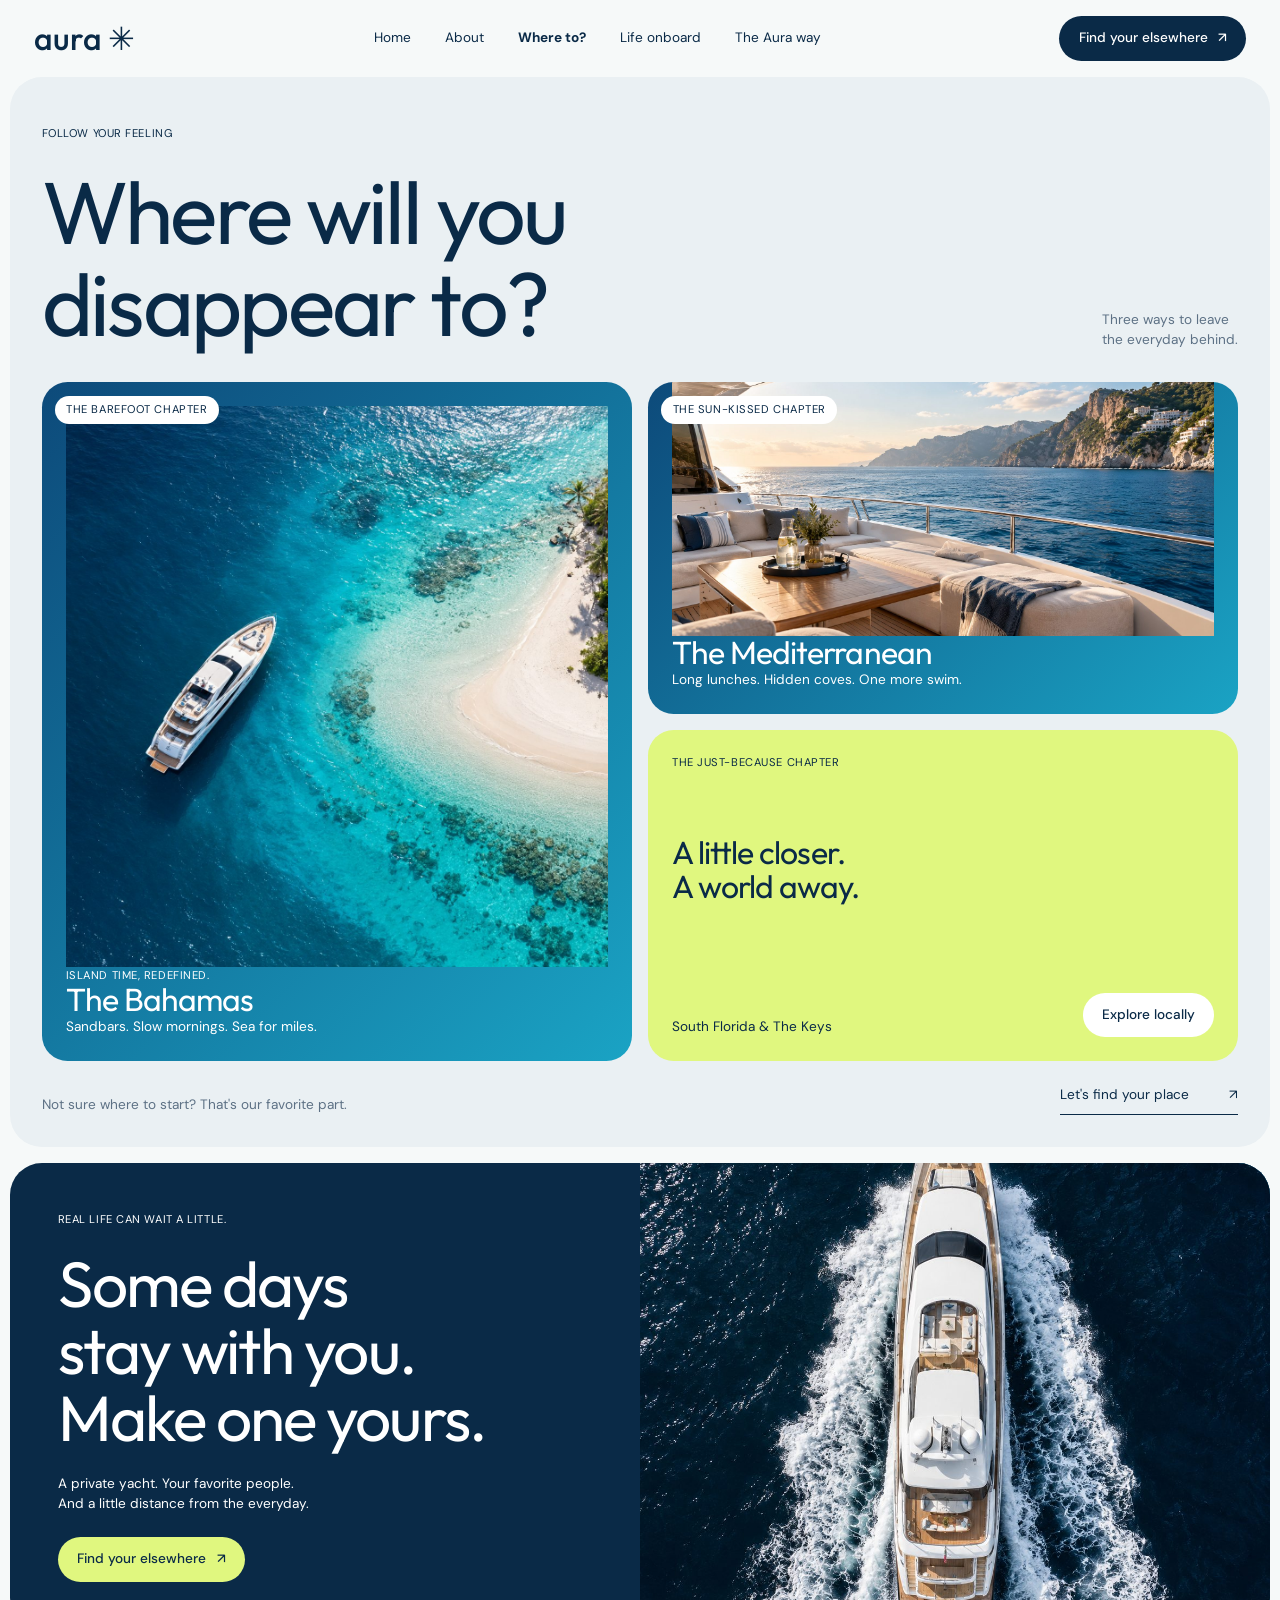
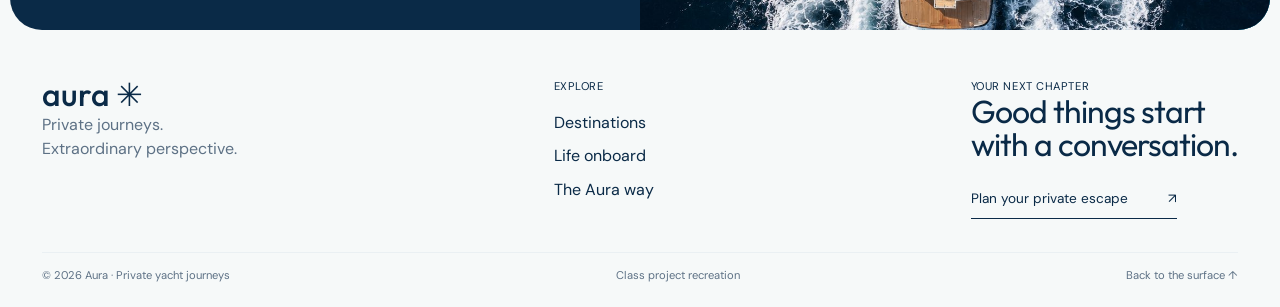
<file: where-to/index.html>
<!doctype html>
<html lang="en">
  <head>
    <meta charset="utf-8" />
    <meta name="viewport" content="width=device-width, initial-scale=1" />
    <title>Where to? | Aura</title>
    <link rel="stylesheet" href="../css/base.css" />
    <link rel="stylesheet" href="../css/buttons.css" />
    <link rel="stylesheet" href="../css/nav.css" />
    <link rel="stylesheet" href="../css/footer.css" />
    <link rel="stylesheet" href="../css/destinations.css" />
    <link rel="stylesheet" href="../css/features.css" />
    <link rel="stylesheet" href="where-to.css" />
  </head>
  <body id="top">
    <div class="page">
      <header class="nav">
        <a class="logo" href="../home/index.html">aura ✳</a>
        <ul>
          <li><a href="../home/index.html">Home</a></li>
          <li><a href="../about/index.html">About</a></li>
          <li><a href="../where-to/index.html" class="on">Where to?</a></li>
          <li><a href="../life-onboard/index.html">Life onboard</a></li>
          <li><a href="../the-aura-way/index.html">The Aura way</a></li>
        </ul>
        <a class="btn" href="../where-to/index.html"
          >Find your elsewhere <span>↗</span></a
        >
      </header>
      <main>
        <section class="pagehead mist panel">
          <p class="label">Follow your feeling</p>
          <div class="row spread">
            <h1>Where will you<br />disappear to?</h1>
            <p class="muted small">
              Three ways to leave<br />the everyday behind.
            </p>
          </div>
          <div class="dest">
            <article class="card big ph">
              <img
                onerror="this.style.display = 'none'"
                class="cover"
                src="../images/where-to/bahamas.jpg"
                alt="Yacht anchored off a Bahamas sandbar"
              /><span class="tag label">The barefoot chapter</span>
              <div>
                <p class="label">Island time, redefined.</p>
                <h3>The Bahamas</h3>
                <p class="small">Sandbars. Slow mornings. Sea for miles.</p>
              </div>
            </article>
            <div class="stack">
              <article class="card ph">
                <img
                  class="cover"
                  src="../images/where-to/mediterranean.jpg"
                  alt="Yacht deck lounge above the Mediterranean"
                /><span class="tag label">The sun-kissed chapter</span>
                <div>
                  <h3>The Mediterranean</h3>
                  <p class="small">
                    Long lunches. Hidden coves. One more swim.
                  </p>
                </div>
              </article>
              <article class="card lime">
                <span class="label">The just-because chapter</span>
                <h3>A little closer.<br />A world away.</h3>
                <div class="row spread">
                  <p class="small">South Florida &amp; The Keys</p>
                  <a class="btn white" href="../where-to/index.html"
                    >Explore locally</a
                  >
                </div>
              </article>
            </div>
          </div>
          <div class="row spread">
            <p class="muted small">
              Not sure where to start? That's our favorite part.
            </p>
            <a class="link" href="../about/index.html"
              >Let's find your place <span>↗</span></a
            >
          </div>
        </section>
        <section class="cta panel navy">
          <div class="txt">
            <p class="label">Real life can wait a little.</p>
            <h2>Some days<br />stay with you.<br />Make one yours.</h2>
            <p class="small">
              A private yacht. Your favorite people.<br />And a little distance
              from the everyday.
            </p>
            <a class="btn lime" href="../where-to/index.html"
              >Find your elsewhere <span>↗</span></a
            >
          </div>
          <div class="pic ph">
            <img
              onerror="this.style.display = 'none'"
              class="cover"
              src="../images/where-to/aerial.jpg"
              alt="Aerial view of a yacht and its wake"
            />
          </div>
        </section>
      </main>
      <footer class="footer">
        <div class="row">
          <div>
            <a class="logo" href="../home/index.html">aura ✳</a>
            <p class="muted">
              Private journeys.<br />Extraordinary perspective.
            </p>
          </div>
          <div>
            <p class="label">Explore</p>
            <ul>
              <li><a href="../where-to/index.html">Destinations</a></li>
              <li><a href="../life-onboard/index.html">Life onboard</a></li>
              <li><a href="../the-aura-way/index.html">The Aura way</a></li>
            </ul>
          </div>
          <div>
            <p class="label">Your next chapter</p>
            <h3>Good things start<br />with a conversation.</h3>
            <br /><a class="link" href="../about/index.html"
              >Plan your private escape <span>↗</span></a
            >
          </div>
        </div>
        <div class="bar muted">
          <span>© 2026 Aura · Private yacht journeys</span
          ><span>Class project recreation</span
          ><a href="#top">Back to the surface ↑</a>
        </div>
      </footer>
    </div>
  </body>
</html>
</file>
<file: css/base.css>
@import url("https://fonts.googleapis.com/css2?family=DM+Sans:wght@400;500;700&family=Outfit:wght@300;400;500&display=swap");
:root {
  --navy: #0a2a47;
  --lime: #e0f77f;
  --bg: #f6f9f9;
  --mist: #eaf0f3;
  --grey: #5d7185;
}
* {
  box-sizing: border-box;
  margin: 0;
  padding: 0;
}
body {
  font-family: "DM Sans", sans-serif;
  background: var(--bg);
  color: var(--navy);
  line-height: 1.5;
}
h1,
h2,
h3 {
  font-family: "Outfit", sans-serif;
  font-weight: 400;
  letter-spacing: -0.03em;
  line-height: 1.05;
}
h1 {
  font-size: clamp(2.6em, 7vw, 5.5em);
}
h2 {
  font-size: clamp(2em, 5vw, 4em);
}
h3 {
  font-size: clamp(1.4em, 2.5vw, 2em);
}
a {
  color: inherit;
  text-decoration: none;
}
img {
  display: block;
  max-width: 100%;
}
.page {
  padding: 0 0.6em;
}
.section {
  padding: 4em 2em;
}
.pagehead {
  padding: 3em 2em 2em;
}
.label {
  font-size: 0.7em;
  letter-spacing: 0.05em;
  text-transform: uppercase;
}
.muted {
  color: var(--grey);
}
.small {
  font-size: 0.85em;
}
.row {
  display: flex;
  flex-wrap: wrap;
  gap: 1em;
}
.spread {
  justify-content: space-between;
  align-items: flex-end;
}
.intro {
  align-items: center;
  justify-content: space-between;
  margin-top: 2em;
}
.intro p {
  max-width: 24em;
}
.panel {
  position: relative;
  overflow: hidden;
  border-radius: 2em;
}
.mist {
  background: var(--mist);
}
.navy {
  background: var(--navy);
  color: #fff;
}
.ph {
  background: linear-gradient(135deg, #0d4a7a, #1aa3c4);
}
.cover {
  position: absolute;
  inset: 0;
  width: 100%;
  height: 100%;
  object-fit: cover;
}
</file>
<file: css/buttons.css>
.btn {
  display: inline-flex;
  align-items: center;
  gap: 0.8em;
  padding: 0.9em 1.4em;
  border-radius: 3em;
  font-size: 0.85em;
  font-weight: 500;
  background: var(--navy);
  color: #fff;
}
.btn.lime {
  background: var(--lime);
  color: var(--navy);
}
.btn.white {
  background: #fff;
  color: var(--navy);
}
.link {
  display: inline-flex;
  justify-content: space-between;
  gap: 3em;
  padding-bottom: 0.6em;
  border-bottom: 0.06em solid var(--navy);
  font-size: 0.85em;
}
.icon {
  display: inline-flex;
  align-items: center;
  justify-content: center;
  width: 2.6em;
  height: 2.6em;
  border-radius: 50%;
  background: var(--lime);
  flex: none;
}
.icon.o {
  background: none;
  border: 0.06em solid #b9c6d0;
  border-radius: 0.8em;
}
</file>
<file: css/nav.css>
.nav {
  display: flex;
  align-items: center;
  justify-content: space-between;
  flex-wrap: wrap;
  gap: 1em;
  padding: 1em 1.5em;
}
.logo {
  font-family: "Outfit", sans-serif;
  font-size: 2em;
  font-weight: 500;
  line-height: 1;
}
.nav ul {
  display: flex;
  flex-wrap: wrap;
  gap: 2.5em;
  list-style: none;
  font-size: 0.85em;
}
.nav a.on {
  font-weight: 700;
}
</file>
<file: css/footer.css>
.footer {
  padding: 3em 2em 1.5em;
}
.footer .row {
  justify-content: space-between;
  gap: 3em;
}
.footer ul {
  list-style: none;
  display: flex;
  flex-direction: column;
  gap: 0.6em;
  margin-top: 1em;
}
.footer .bar {
  display: flex;
  flex-wrap: wrap;
  justify-content: space-between;
  gap: 1em;
  margin-top: 3em;
  padding-top: 1.2em;
  border-top: 0.06em solid var(--mist);
  font-size: 0.7em;
}
</file>
<file: css/features.css>
.split {
  display: flex;
  flex-wrap: wrap;
  gap: 1em;
  margin-top: 1em;
}
.split > * {
  flex: 1 1 24em;
  min-height: 32em;
}
.note {
  position: absolute;
  left: 1.5em;
  bottom: 1.5em;
  background: rgba(255, 255, 255, 0.75);
  color: var(--navy);
  padding: 1em;
  border-radius: 1em;
  font-size: 0.6em;
}
.txt {
  padding: 3em;
  display: flex;
  flex-direction: column;
  gap: 1.4em;
  align-items: flex-start;
  justify-content: center;
}
.pills {
  gap: 0.6em;
}
.pills span {
  border: 0.06em solid rgba(255, 255, 255, 0.4);
  border-radius: 2em;
  padding: 0.4em 1em;
  font-size: 0.75em;
}
.daytext {
  flex: 1 1 22em;
  padding: 1.5em;
  display: flex;
  flex-direction: column;
  gap: 1.3em;
  justify-content: space-between;
}
.dayimg {
  flex: 1.3 1 24em;
  min-height: 26em;
}
.tabs {
  display: flex;
  background: #dfe7ec;
  border-radius: 2em;
  padding: 0.3em;
}
.tabs button {
  flex: 1;
  border: 0;
  background: none;
  padding: 0.7em;
  border-radius: 2em;
  font: inherit;
  font-size: 0.8em;
  cursor: pointer;
  color: var(--navy);
}
.tabs button.on {
  background: var(--navy);
  color: #fff;
}
.clock {
  position: absolute;
  top: 1em;
  left: 1em;
  background: #fff;
  border-radius: 1em;
  padding: 0.5em 1em;
}
.clock b {
  display: block;
  font:
    400 1.8em "Outfit",
    sans-serif;
}
.steps {
  display: flex;
  flex-wrap: wrap;
  gap: 1em;
  margin-top: 2em;
}
.steps article {
  flex: 1 1 16em;
  min-height: 16em;
  padding: 1.5em;
  border-radius: 1.6em;
  display: flex;
  flex-direction: column;
  justify-content: space-between;
  gap: 2em;
}
.steps article:nth-child(1) {
  background: #e8eff3;
}
.steps article:nth-child(2) {
  background: #e6ecf8;
}
.steps article:nth-child(3) {
  background: #eaf0e0;
}
.cta {
  display: flex;
  flex-wrap: wrap;
  margin-top: 1em;
}
.cta > div {
  flex: 1 1 24em;
  min-height: 28em;
}
.pic {
  position: relative;
}
</file>
<file: about/about.css>
.pagehead h1 {
  max-width: 11em;
}
.story h2 {
  font-size: clamp(1.8em, 4vw, 3em);
}
</file>
<file: css/destinations.css>
.dest {
  display: flex;
  flex-wrap: wrap;
  gap: 1em;
  margin: 2em 0 1em;
}
.dest > .big {
  flex: 1 1 24em;
  min-height: 34em;
}
.stack {
  flex: 1 1 24em;
  display: flex;
  flex-direction: column;
  gap: 1em;
}
.card {
  position: relative;
  flex: 1;
  min-height: 16em;
  display: flex;
  flex-direction: column;
  justify-content: flex-end;
  padding: 1.5em;
  border-radius: 1.6em;
  overflow: hidden;
  color: #fff;
}
.card > * {
  position: relative;
}
.card.lime {
  background: var(--lime);
  color: var(--navy);
  justify-content: space-between;
}
.card .tag {
  position: absolute;
  top: 1.2em;
  left: 1.2em;
  background: #fff;
  color: var(--navy);
  padding: 0.5em 1em;
  border-radius: 2em;
}
.card.lime .label {
  position: static;
}
</file>
<file: home/home.css>
.hero {
  min-height: 88vh;
  color: #fff;
  border-radius: 2em;
}
.hero-text {
  position: relative;
  display: flex;
  flex-direction: column;
  align-items: flex-start;
  gap: 1.5em;
  max-width: 46em;
  padding: 12vh 3em 8em;
}
.float {
  position: absolute;
  right: 5%;
  bottom: 12%;
  display: flex;
  align-items: center;
  gap: 0.8em;
  background: #fff;
  color: var(--navy);
  padding: 0.6em 1.4em 0.6em 0.6em;
  border-radius: 1em;
}
.more {
  position: absolute;
  left: 3em;
  bottom: 0;
  background: var(--bg);
  color: var(--navy);
  padding: 1em 1.5em 0.8em;
  border-radius: 1em 1em 0 0;
  font-size: 0.75em;
}
.disappear {
  margin-top: 1em;
}
.disappear .foot {
  align-items: center;
  margin-top: 1em;
}
</file>
<file: life-onboard/life-onboard.css>
.pagehead h1 {
  max-width: 10em;
}
</file>
<file: the-aura-way/the-aura-way.css>
.steps article {
  min-height: 20em;
}
</file>
<file: where-to/where-to.css>
.pagehead h1 {
  max-width: 9em;
}
.pagehead .row {
  margin-top: 1.5em;
}
</file>
